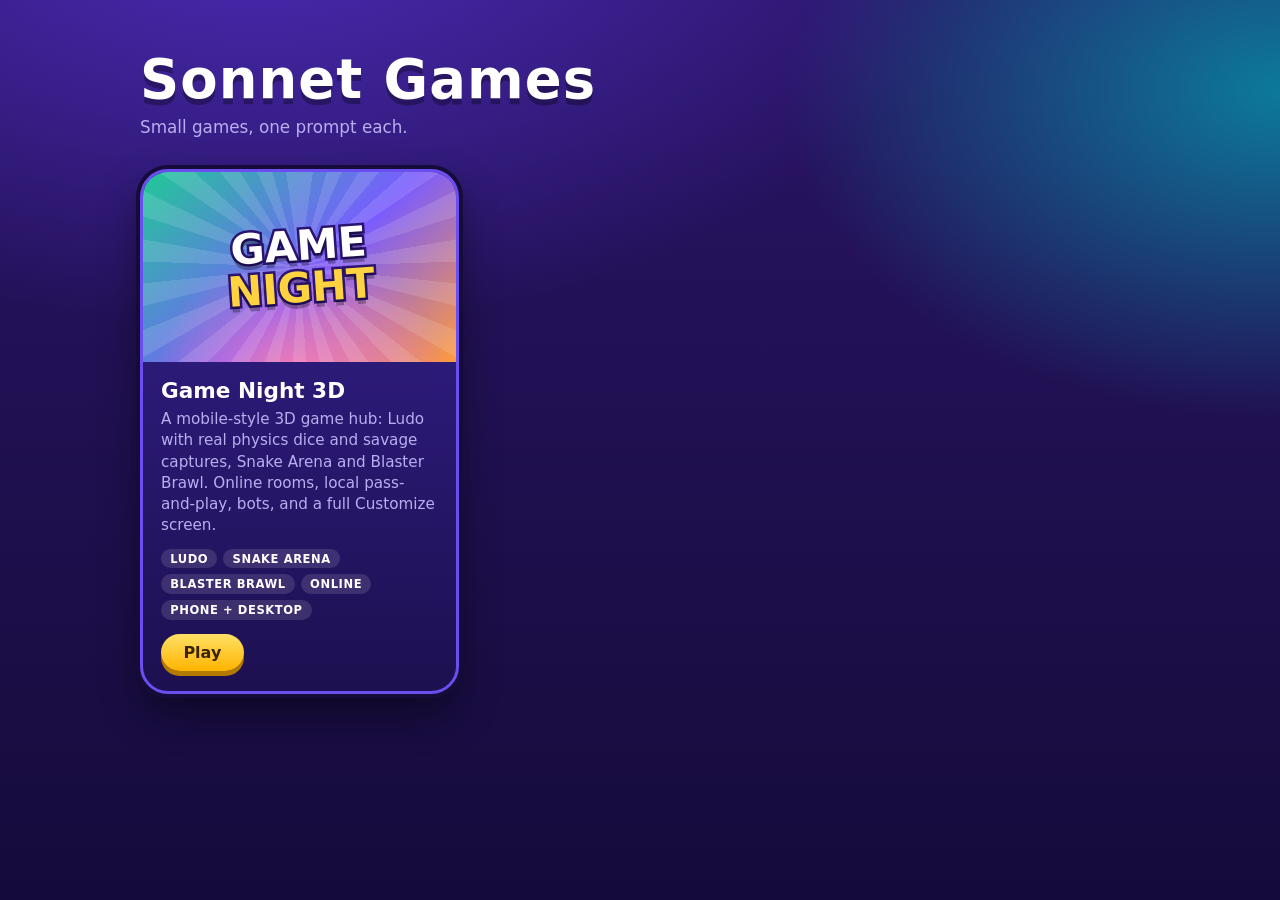
<file: index.html>
<!doctype html>
<html lang="en">
<head>
<meta charset="utf-8">
<meta name="viewport" content="width=device-width, initial-scale=1, viewport-fit=cover">
<title>Sonnet Games</title>
<style>
  :root { color-scheme: dark; --bg1: #150b3a; --bg2: #2a1466; --ink: #fff; --muted: #b9aef0; }
  * { box-sizing: border-box; }
  body { margin: 0; min-height: 100vh; font-family: "Arial Rounded MT Bold", "Nunito", system-ui, sans-serif; color: var(--ink); background: radial-gradient(1200px 700px at 20% -10%, #4a2bb5 0%, transparent 60%), radial-gradient(900px 600px at 100% 10%, #0c7a9a 0%, transparent 55%), linear-gradient(var(--bg2), var(--bg1)); }
  main { max-width: 1040px; margin: 0 auto; padding: 48px 20px 64px; }
  h1 { font-size: clamp(2rem, 6vw, 3.4rem); margin: 0 0 6px; letter-spacing: .02em; text-shadow: 0 6px 0 rgba(0, 0, 0, .3); }
  p.sub { margin: 0 0 32px; color: var(--muted); font-size: 1.05rem; }
  .grid { display: grid; gap: 22px; grid-template-columns: repeat(auto-fill, minmax(300px, 1fr)); }
  a.card { display: block; text-decoration: none; color: inherit; border-radius: 28px; overflow: hidden; background: linear-gradient(#35208f, #1d1050); border: 3px solid #6c4df0; box-shadow: 0 0 0 4px #150c3a, 0 18px 40px rgba(0, 0, 0, .45); transition: transform .2s cubic-bezier(.2, 1.4, .3, 1), box-shadow .2s; }
  a.card:hover, a.card:focus-visible { transform: translateY(-6px) rotate(-.6deg) scale(1.02); box-shadow: 0 0 0 4px #150c3a, 0 26px 50px rgba(0, 0, 0, .55), 0 0 40px rgba(124, 92, 255, .55); outline: none; }
  .art { height: 190px; position: relative; display: grid; place-items: center; background: radial-gradient(circle at 50% 120%, #ff7eb6 0%, transparent 55%), linear-gradient(135deg, #20c997, #7a5cff 55%, #ff9a3c); overflow: hidden; }
  .art::before { content: ""; position: absolute; inset: -40%; background: repeating-conic-gradient(from 0deg, rgba(255, 255, 255, .12) 0 8deg, transparent 8deg 16deg); animation: spin 30s linear infinite; }
  @keyframes spin { to { transform: rotate(1turn); } }
  .art span { position: relative; font-size: 2.6rem; font-weight: 900; -webkit-text-stroke: 5px #2a1470; paint-order: stroke fill; color: #fff; text-shadow: 0 6px 0 rgba(0, 0, 0, .3); text-align: center; line-height: 1; transform: rotate(-4deg); }
  .art span b { display: block; color: #ffd23f; }
  .body { padding: 16px 18px 20px; }
  .body h2 { margin: 0 0 6px; font-size: 1.35rem; }
  .body p { margin: 0 0 12px; color: var(--muted); line-height: 1.4; font-size: .95rem; }
  .tags { display: flex; flex-wrap: wrap; gap: 6px; }
  .tags i { font-style: normal; font-size: .72rem; font-weight: 800; letter-spacing: .05em; padding: .25em .8em; border-radius: 99px; background: rgba(255, 255, 255, .12); }
  .play { display: inline-block; margin-top: 14px; padding: .55em 1.4em; border-radius: 40px; background: linear-gradient(#ffe066, #ffb400); color: #3a2400; font-weight: 900; box-shadow: 0 5px 0 #b37a00; }
  @media (prefers-reduced-motion: reduce) { .art::before { animation: none; } a.card { transition: none; } }
</style>
</head>
<body>
<main>
  <h1>Sonnet Games</h1>
  <p class="sub">Small games, one prompt each.</p>
  <div class="grid">
    <a class="card" href="games/game-night/" aria-label="Play Game Night 3D">
      <div class="art"><span>GAME<b>NIGHT</b></span></div>
      <div class="body">
        <h2>Game Night 3D</h2>
        <p>A mobile-style 3D game hub: Ludo with real physics dice and savage captures, Snake Arena and Blaster Brawl. Online rooms, local pass-and-play, bots, and a full Customize screen.</p>
        <div class="tags"><i>LUDO</i><i>SNAKE ARENA</i><i>BLASTER BRAWL</i><i>ONLINE</i><i>PHONE + DESKTOP</i></div>
        <span class="play">Play</span>
      </div>
    </a>
  </div>
</main>
</body>
</html>
</file>
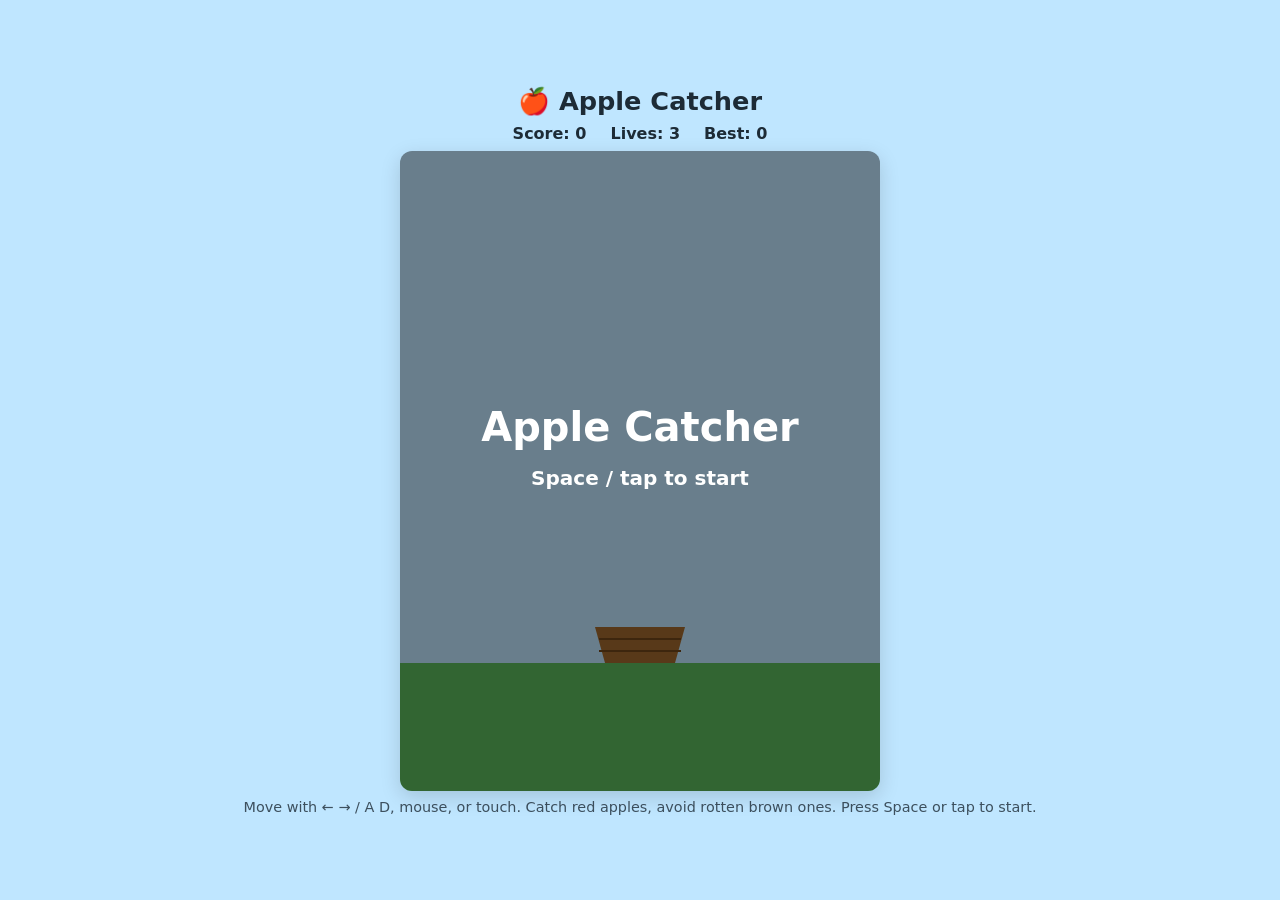
<file: apple-catcher/index.html>
<!doctype html>
<html lang="en">
<head>
<meta charset="utf-8">
<meta name="viewport" content="width=device-width, initial-scale=1">
<title>Apple Catcher</title>
<style>
  :root { --sky: #bfe6ff; --grass: #5cb85c; --ink: #1d2b36; }
  * { box-sizing: border-box; }
  html, body { margin: 0; height: 100%; background: var(--sky); font-family: system-ui, sans-serif; color: var(--ink); }
  body { display: flex; flex-direction: column; align-items: center; justify-content: center; padding: 16px; }
  h1 { margin: 0 0 8px; font-size: 1.6rem; }
  #hud { display: flex; gap: 24px; font-weight: 600; margin-bottom: 8px; }
  canvas { width: 100%; max-width: 480px; aspect-ratio: 3 / 4; background: linear-gradient(var(--sky) 80%, var(--grass) 80%); border-radius: 12px; box-shadow: 0 6px 20px rgba(0,0,0,.15); touch-action: none; }
  p { margin: 8px 0 0; font-size: .9rem; opacity: .8; text-align: center; }
</style>
</head>
<body>
<h1>🍎 Apple Catcher</h1>
<div id="hud"><span>Score: <b id="score">0</b></span><span>Lives: <b id="lives">3</b></span><span>Best: <b id="best">0</b></span></div>
<canvas id="game" width="480" height="640"></canvas>
<p>Move with ← → / A D, mouse, or touch. Catch red apples, avoid rotten brown ones. Press Space or tap to start.</p>

<script>
const canvas = document.getElementById('game');
const ctx = canvas.getContext('2d');
const W = canvas.width, H = canvas.height, GROUND = H * 0.8;
const $ = id => document.getElementById(id);

let best = 0;
try { best = +localStorage.getItem('apple-best') || 0; } catch {}
$('best').textContent = best;

const basket = { x: W / 2, w: 90, h: 36, speed: 420 };
let apples, score, lives, spawnTimer, running, over, last;
const keys = {};

function reset() {
  apples = []; score = 0; lives = 3; spawnTimer = 0;
  running = true; over = false; last = performance.now();
  updateHud();
}

function updateHud() {
  $('score').textContent = score;
  $('lives').textContent = lives;
  $('best').textContent = best;
}

function spawnApple() {
  const rotten = Math.random() < Math.min(0.15 + score * 0.005, 0.35);
  apples.push({
    x: 20 + Math.random() * (W - 40),
    y: -20,
    r: 16,
    vy: 140 + Math.random() * 60 + score * 4,
    rotten,
  });
}

function update(dt) {
  if (keys.ArrowLeft || keys.a) basket.x -= basket.speed * dt;
  if (keys.ArrowRight || keys.d) basket.x += basket.speed * dt;
  basket.x = Math.max(basket.w / 2, Math.min(W - basket.w / 2, basket.x));

  spawnTimer -= dt;
  if (spawnTimer <= 0) {
    spawnApple();
    spawnTimer = Math.max(0.35, 1.1 - score * 0.02);
  }

  const top = GROUND - basket.h;
  for (let i = apples.length - 1; i >= 0; i--) {
    const a = apples[i];
    a.y += a.vy * dt;
    const caught = a.y + a.r >= top && a.y < GROUND && Math.abs(a.x - basket.x) < basket.w / 2 + a.r / 2;
    if (caught) {
      apples.splice(i, 1);
      if (a.rotten) loseLife(); else score++;
      updateHud();
    } else if (a.y - a.r > GROUND) {
      apples.splice(i, 1);
      if (!a.rotten) { loseLife(); updateHud(); }
    }
  }
}

function loseLife() {
  lives--;
  if (lives <= 0) {
    running = false; over = true;
    if (score > best) {
      best = score;
      try { localStorage.setItem('apple-best', best); } catch {}
    }
  }
}

function drawApple(a) {
  ctx.fillStyle = a.rotten ? '#7a5230' : '#e0322b';
  ctx.beginPath(); ctx.arc(a.x, a.y, a.r, 0, Math.PI * 2); ctx.fill();
  ctx.fillStyle = 'rgba(255,255,255,.35)';
  ctx.beginPath(); ctx.arc(a.x - 5, a.y - 5, 4, 0, Math.PI * 2); ctx.fill();
  ctx.strokeStyle = '#4a2c12'; ctx.lineWidth = 3;
  ctx.beginPath(); ctx.moveTo(a.x, a.y - a.r); ctx.lineTo(a.x + 2, a.y - a.r - 8); ctx.stroke();
  ctx.fillStyle = '#3c9a3c';
  ctx.beginPath(); ctx.ellipse(a.x + 8, a.y - a.r - 5, 7, 3.5, -0.5, 0, Math.PI * 2); ctx.fill();
}

function drawBasket() {
  const x = basket.x - basket.w / 2, y = GROUND - basket.h;
  ctx.fillStyle = '#a0682d';
  ctx.beginPath();
  ctx.moveTo(x, y); ctx.lineTo(x + basket.w, y);
  ctx.lineTo(x + basket.w - 10, GROUND); ctx.lineTo(x + 10, GROUND);
  ctx.closePath(); ctx.fill();
  ctx.strokeStyle = '#6e4519'; ctx.lineWidth = 2;
  for (let i = 1; i < 3; i++) {
    ctx.beginPath(); ctx.moveTo(x + 4, y + i * basket.h / 3); ctx.lineTo(x + basket.w - 4, y + i * basket.h / 3); ctx.stroke();
  }
}

function drawCenter(lines) {
  ctx.fillStyle = 'rgba(0,0,0,.45)'; ctx.fillRect(0, 0, W, H);
  ctx.fillStyle = '#fff'; ctx.textAlign = 'center';
  lines.forEach(([text, size], i) => {
    ctx.font = `bold ${size}px system-ui, sans-serif`;
    ctx.fillText(text, W / 2, H / 2 - 30 + i * 44);
  });
}

function draw() {
  ctx.clearRect(0, 0, W, H);
  apples.forEach(drawApple);
  drawBasket();
  if (over) drawCenter([['Game Over', 40], [`Score: ${score}`, 26], ['Space / tap to play again', 18]]);
  else if (!running) drawCenter([['Apple Catcher', 40], ['Space / tap to start', 20]]);
}

function loop(now) {
  const dt = Math.min((now - last) / 1000, 0.05);
  last = now;
  if (running) update(dt);
  draw();
  requestAnimationFrame(loop);
}

function start() { if (!running) reset(); }

addEventListener('keydown', e => {
  keys[e.key.length === 1 ? e.key.toLowerCase() : e.key] = true;
  if (e.code === 'Space') { e.preventDefault(); start(); }
});
addEventListener('keyup', e => { keys[e.key.length === 1 ? e.key.toLowerCase() : e.key] = false; });

function pointerTo(e) {
  const rect = canvas.getBoundingClientRect();
  basket.x = (e.clientX - rect.left) * (W / rect.width);
}
canvas.addEventListener('pointermove', pointerTo);
canvas.addEventListener('pointerdown', e => { pointerTo(e); start(); });

apples = []; running = false; over = false; last = performance.now();
requestAnimationFrame(loop);
</script>
</body>
</html>
</file>
